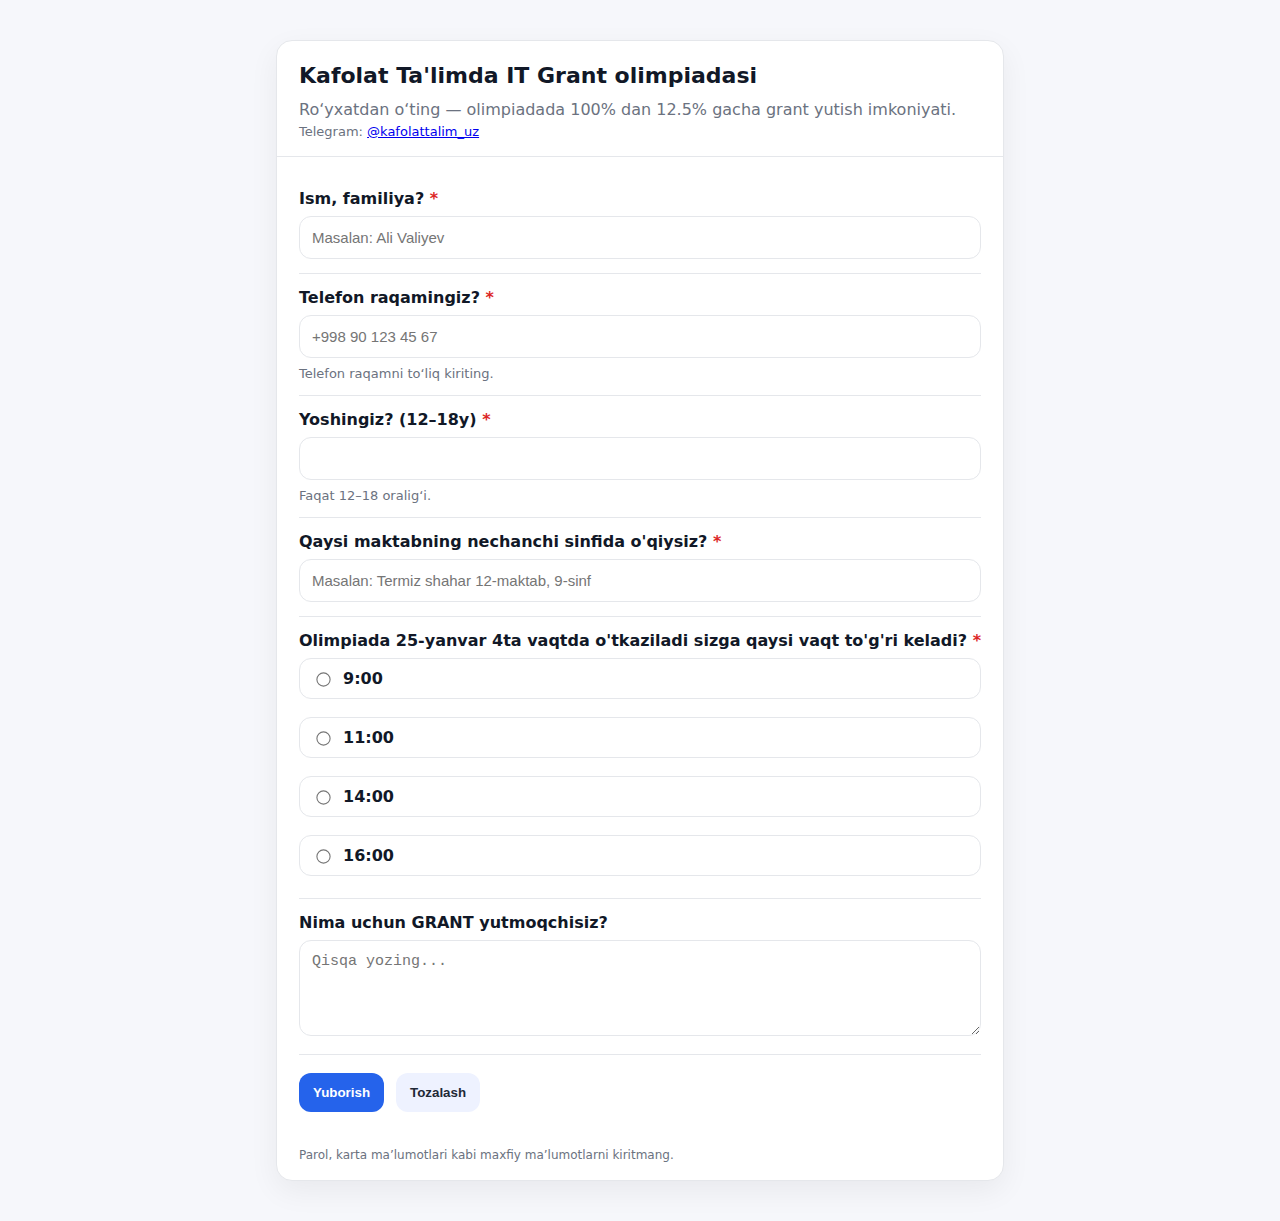
<file: index.html>
<!doctype html>
<html lang="uz">
  <head>
    <meta charset="utf-8" />
    <meta name="viewport" content="width=device-width, initial-scale=1" />
    <title>IT Grant Olimpiadasi — Ro‘yxatdan o‘tish</title>
    <meta
      name="description"
      content="IT Grant olimpiadasiga ro‘yxatdan o‘ting."
    />

    <style>
      :root {
        --bg: #f6f7fb;
        --card: #fff;
        --text: #111827;
        --muted: #6b7280;
        --border: #e5e7eb;
        --accent: #2563eb;
      }
      * {
        box-sizing: border-box;
      }
      body {
        margin: 0;
        font-family:
          system-ui,
          -apple-system,
          Segoe UI,
          Roboto,
          Arial;
        background: var(--bg);
        color: var(--text);
      }
      .wrap {
        max-width: 760px;
        margin: 40px auto;
        padding: 0 16px;
      }
      .card {
        background: var(--card);
        border: 1px solid var(--border);
        border-radius: 16px;
        box-shadow: 0 10px 30px rgba(0, 0, 0, 0.06);
        overflow: hidden;
      }
      .hero {
        padding: 22px 22px 14px;
        border-bottom: 1px solid var(--border);
      }
      .hero h1 {
        margin: 0 0 10px;
        font-size: 22px;
      }
      .hero p {
        margin: 0;
        color: var(--muted);
        line-height: 1.5;
      }
      form {
        padding: 18px 22px 22px;
      }
      .field {
        padding: 14px 0;
        border-bottom: 1px solid var(--border);
      }
      .field:last-child {
        border-bottom: none;
      }
      label {
        display: block;
        font-weight: 600;
        margin-bottom: 8px;
      }
      .req::after {
        content: " *";
        color: #dc2626;
      }
      input[type="text"],
      input[type="tel"],
      input[type="number"],
      textarea,
      select {
        width: 100%;
        border: 1px solid var(--border);
        border-radius: 12px;
        padding: 12px 12px;
        font-size: 15px;
        outline: none;
        background: #fff;
      }
      input:focus,
      textarea:focus,
      select:focus {
        border-color: var(--accent);
        box-shadow: 0 0 0 3px rgba(37, 99, 235, 0.15);
      }
      textarea {
        min-height: 96px;
        resize: vertical;
      }
      .hint {
        margin-top: 8px;
        font-size: 13px;
        color: var(--muted);
      }
      .options {
        display: grid;
        gap: 10px;
      }
      .opt {
        display: flex;
        align-items: center;
        gap: 10px;
        padding: 10px 12px;
        border: 1px solid var(--border);
        border-radius: 12px;
      }
      .opt input {
        transform: scale(1.1);
      }
      .actions {
        display: flex;
        gap: 12px;
        margin-top: 18px;
      }
      .btn {
        appearance: none;
        border: 0;
        border-radius: 12px;
        padding: 12px 14px;
        font-weight: 700;
        cursor: pointer;
      }
      .btn-primary {
        background: var(--accent);
        color: #fff;
      }
      .btn-secondary {
        background: #eef2ff;
        color: #1f2937;
      }
      .btn[disabled] {
        opacity: 0.6;
        cursor: not-allowed;
      }
      .footer {
        padding: 14px 22px 18px;
        color: var(--muted);
        font-size: 12px;
      }
      .hp {
        position: absolute;
        left: -9999px;
        top: -9999px;
        opacity: 0;
      }
    </style>

    <!-- Meta Pixel Code -->
    <script>
      !(function (f, b, e, v, n, t, s) {
        if (f.fbq) return;
        n = f.fbq = function () {
          n.callMethod
            ? n.callMethod.apply(n, arguments)
            : n.queue.push(arguments);
        };
        if (!f._fbq) f._fbq = n;
        n.push = n;
        n.loaded = !0;
        n.version = "2.0";
        n.queue = [];
        t = b.createElement(e);
        t.async = !0;
        t.src = v;
        s = b.getElementsByTagName(e)[0];
        s.parentNode.insertBefore(t, s);
      })(
        window,
        document,
        "script",
        "https://connect.facebook.net/en_US/fbevents.js",
      );
      fbq("init", "874467548673937");
      fbq("track", "PageView");
    </script>
    <noscript
      ><img
        height="1"
        width="1"
        style="display: none"
        src="https://www.facebook.com/tr?id=874467548673937&ev=PageView&noscript=1"
    /></noscript>
    <!-- End Meta Pixel Code -->
  </head>

  <body>
    <div class="wrap">
      <div class="card">
        <div class="hero">
          <h1>Kafolat Ta'limda IT Grant olimpiadasi</h1>
          <p>
            Ro‘yxatdan o‘ting — olimpiadada 100% dan 12.5% gacha grant yutish
            imkoniyati.
          </p>
          <p class="hint">
            Telegram:
            <a href="https://t.me/kafolattalim_uz">@kafolattalim_uz</a>
          </p>
        </div>

        <!-- IMPORTANT: paste your Apps Script /exec URL below -->
        <form
          id="leadForm"
          action="https://script.google.com/macros/s/AKfycbze2WMV7keQhjdqu1k0CGaaU7kpLkJZI86UKMAmtWKRuvFc2sZ-OJ24l96-aXgl8h8q/exec
"
          method="POST"
          novalidate
        >
          <!-- honeypot -->
          <div class="hp">
            <label>Company</label>
            <input type="text" name="company" autocomplete="off" />
          </div>

          <!-- Tracking hidden fields -->
          <input type="hidden" name="utm_source" />
          <input type="hidden" name="utm_medium" />
          <input type="hidden" name="utm_campaign" />
          <input type="hidden" name="utm_content" />
          <input type="hidden" name="utm_term" />
          <input type="hidden" name="fbclid" />
          <input type="hidden" name="fbp" />
          <input type="hidden" name="fbc" />
          <input type="hidden" name="event_id" />
          <input type="hidden" name="page_url" />
          <input type="hidden" name="user_agent" />

          <div class="field">
            <label for="fname" class="req">Ism, familiya?</label>
            <input
              id="fname"
              name="fullName"
              type="text"
              placeholder="Masalan: Ali Valiyev"
              required
            />
          </div>

          <div class="field">
            <label for="tel" class="req">Telefon raqamingiz?</label>
            <input
              id="tel"
              name="phone"
              type="tel"
              placeholder="+998 90 123 45 67"
              required
              inputmode="tel"
            />
            <div class="hint">Telefon raqamni to‘liq kiriting.</div>
          </div>

          <div class="field">
            <label for="age" class="req">Yoshingiz? (12–18y)</label>
            <input
              id="age"
              name="age"
              type="number"
              min="12"
              max="18"
              required
            />
            <div class="hint">Faqat 12–18 oralig‘i.</div>
          </div>

          <div class="field">
            <label for="school" class="req"
              >Qaysi maktabning nechanchi sinfida o'qiysiz?</label
            >
            <input
              id="school"
              name="school"
              type="text"
              placeholder="Masalan: Termiz shahar 12-maktab, 9-sinf"
              required
            />
          </div>

          <div class="field">
            <label class="req"
              >Olimpiada 25-yanvar 4ta vaqtda o'tkaziladi sizga qaysi vaqt
              to'g'ri keladi?</label
            >
            <div class="options">
              <label class="opt"
                ><input type="radio" name="timeSlot" value="9:00" required />
                9:00</label
              >
              <label class="opt"
                ><input type="radio" name="timeSlot" value="11:00" />
                11:00</label
              >
              <label class="opt"
                ><input type="radio" name="timeSlot" value="14:00" />
                14:00</label
              >
              <label class="opt"
                ><input type="radio" name="timeSlot" value="16:00" />
                16:00</label
              >
            </div>
          </div>

          <div class="field">
            <label for="reason">Nima uchun GRANT yutmoqchisiz?</label>
            <textarea
              id="reason"
              name="reason"
              placeholder="Qisqa yozing..."
            ></textarea>
          </div>

          <div class="actions">
            <button class="btn btn-primary" id="submitBtn" type="submit">
              Yuborish
            </button>
            <button class="btn btn-secondary" type="reset">Tozalash</button>
          </div>
        </form>

        <div class="footer">
          Parol, karta ma’lumotlari kabi maxfiy ma’lumotlarni kiritmang.
        </div>
      </div>
    </div>

    <script>
      function getCookie(name) {
        return (
          document.cookie
            .split("; ")
            .find((row) => row.startsWith(name + "="))
            ?.split("=")[1] || ""
        );
      }

      function getParam(name) {
        const url = new URL(location.href);
        return url.searchParams.get(name) || "";
      }
      function uuid() {
        return (
          crypto?.randomUUID?.() ||
          Date.now() + "-" + Math.random().toString(16).slice(2)
        );
      }

      (function initTracking() {
        const form = document.getElementById("leadForm");

        [
          "utm_source",
          "utm_medium",
          "utm_campaign",
          "utm_content",
          "utm_term",
        ].forEach((k) => {
          form.elements[k].value = getParam(k);
        });

        const fbclid = getParam("fbclid");
        form.elements.fbclid.value = fbclid;
        if (fbclid)
          form.elements.fbc.value = `fb.1.${Math.floor(Date.now() / 1000)}.${fbclid}`;

        form.elements.fbp.value = getCookie("_fbp");

        const eventId = uuid();
        form.elements.event_id.value = eventId;

        form.elements.page_url.value = location.href;
        form.elements.user_agent.value = navigator.userAgent;
      })();

      document.getElementById("leadForm").addEventListener("submit", (e) => {
        const form = e.target;

        const age = Number(form.elements.age.value);
        if (!Number.isFinite(age) || age < 12 || age > 18) {
          e.preventDefault();
          alert("Yosh 12–18 oralig'ida bo‘lishi kerak.");
          form.elements.age.focus();
          return;
        }

        // Normalize UZ phone to +998XXXXXXXXX
        const raw = form.elements.phone.value.trim();
        const digits = raw.replace(/\D/g, "");

        let normalized = digits;
        if (digits.length === 9) normalized = "998" + digits;
        if (digits.length === 12 && digits.startsWith("998"))
          normalized = digits;

        if (!(normalized.length === 12 && normalized.startsWith("998"))) {
          e.preventDefault();
          alert("Telefon raqam noto‘g‘ri. Masalan: +998901234567");
          form.elements.phone.focus();
          return;
        }
        form.elements.phone.value = "+" + normalized;

        const btn = document.getElementById("submitBtn");
        btn.disabled = true;
        btn.textContent = "Yuborilmoqda...";

        // Safety fallback in case something blocks navigation
        setTimeout(() => {
          btn.disabled = false;
          btn.textContent = "Yuborish";
        }, 7000);
      });
    </script>
  </body>
</html>
</file>
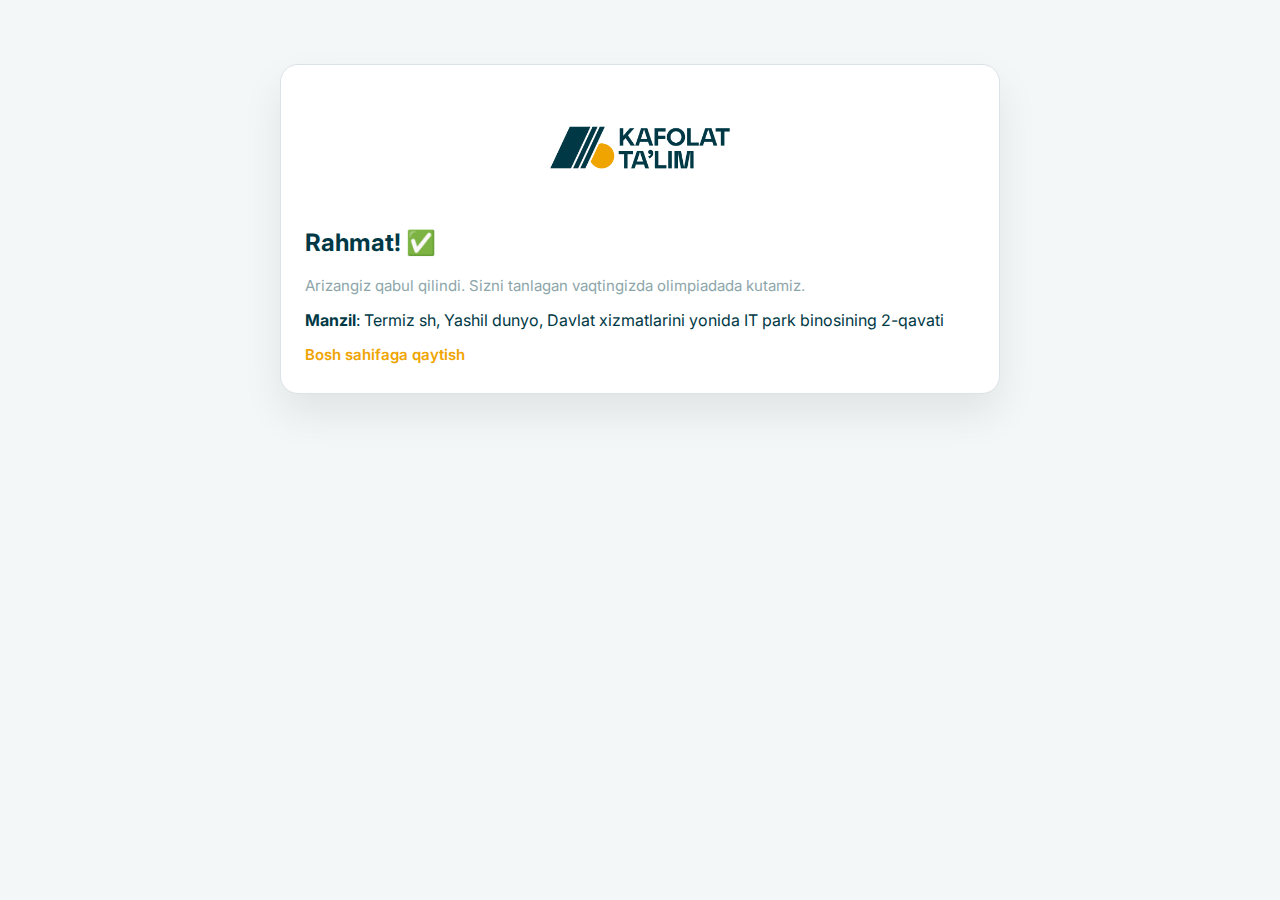
<file: thank-you.html>
<!doctype html>
<html lang="uz">
  <head>
    <meta charset="utf-8" />
    <meta name="viewport" content="width=device-width, initial-scale=1" />
    <title>Rahmat! Arizangiz qabul qilindi</title>
    <meta name="robots" content="noindex" />
    <link rel="preconnect" href="https://fonts.googleapis.com" />
    <link rel="preconnect" href="https://fonts.gstatic.com" crossorigin />
    <link
      href="https://fonts.googleapis.com/css2?family=Inter:wght@400;500;600;700&display=swap"
      rel="stylesheet"
    />

    <link rel="stylesheet" href="./css/thank-you.css" />

    <!-- Meta Pixel Code -->
    <script>
      !(function (f, b, e, v, n, t, s) {
        if (f.fbq) return;
        n = f.fbq = function () {
          n.callMethod
            ? n.callMethod.apply(n, arguments)
            : n.queue.push(arguments);
        };
        if (!f._fbq) f._fbq = n;
        n.push = n;
        n.loaded = !0;
        n.version = "2.0";
        n.queue = [];
        t = b.createElement(e);
        t.async = !0;
        t.src = v;
        s = b.getElementsByTagName(e)[0];
        s.parentNode.insertBefore(t, s);
      })(
        window,
        document,
        "script",
        "https://connect.facebook.net/en_US/fbevents.js",
      );
      fbq("init", "874467548673937");
      fbq("track", "PageView");
    </script>
    <noscript
      ><img
        height="1"
        width="1"
        style="display: none"
        src="https://www.facebook.com/tr?id=874467548673937&ev=PageView&noscript=1"
    /></noscript>
  </head>
  <body>
    <div class="box">
      <div class="card">
        <img src="./media/logo_main.png" alt="website logo" class="logo" />
        <h1>Rahmat! ✅</h1>
        <p>
          Arizangiz qabul qilindi. Sizni tanlagan vaqtingizda olimpiadada
          kutamiz.
        </p>
        <div style="margin-top: 10px" class="address">
          <a
            target="_blank"
            href="https://yandex.uz/maps/-/CLd6fO48"
            class="address__link"
            ><strong>Manzil</strong>: Termiz sh, Yashil dunyo, Davlat
            xizmatlarini yonida IT park binosining 2-qavati</a
          >
        </div>
        <p style="margin-top: 10px">
          <a class="link" href="./index.html">Bosh sahifaga qaytish</a>
        </p>
      </div>
    </div>

    <script>
      // Fire conversion on Thank You page (real lead)
      const eventId = new URL(location.href).searchParams.get("event_id") || "";

      // eventID helps with dedup if you later add Conversions API
      fbq(
        "track",
        "Lead",
        { content_name: "IT Grant Olimpiadasi" },
        eventId ? { eventID: eventId } : undefined,
      );
    </script>
  </body>
</html>
</file>
<file: css/thank-you.css>
:root {
  /* Brand colors */
  --primary: #003945;
  --accent: #efa400;
  --muted: #8da6aa;
  --white: #ffffff;

  /* UI */
  --bg: #f4f7f8;
  --border: #dbe3e6;
}

/* Base */
body {
  margin: 0;
  font-family:
    "Inter",
    system-ui,
    -apple-system,
    Segoe UI,
    Roboto,
    Arial,
    sans-serif;
  background: var(--bg);
  color: var(--primary);
  line-height: 1.6;
}

/* Layout */
.box {
  max-width: 720px;
  margin: 64px auto;
  padding: 0 16px;
}

/* Card */
.card {
  background: var(--white);
  border: 1px solid var(--border);
  border-radius: 18px;
  padding: 26px 24px;
  box-shadow: 0 20px 40px rgba(0, 0, 0, 0.08);
}

/* Typography */
h1 {
  margin: 0 0 12px;
  font-size: 24px;
  font-weight: 700;
  color: var(--primary);
}

p {
  margin: 0;
  color: var(--muted);
  font-size: 15px;
}

/* Links */
a {
  text-decoration: none;
  color: var(--primary);
}
.link {
  color: var(--accent);
  font-weight: 600;

}

a:hover {
  text-decoration: underline;
}

.logo {
  width: 200px;
  display: block;
  margin: 0 auto 20px;
}

@media screen and (max-width: 550px) {
  .logo {
    width: 180px;
  }
  .box {
    margin: 25px auto;
  }
  .card {
    padding: 20px;
  }
}
</file>
